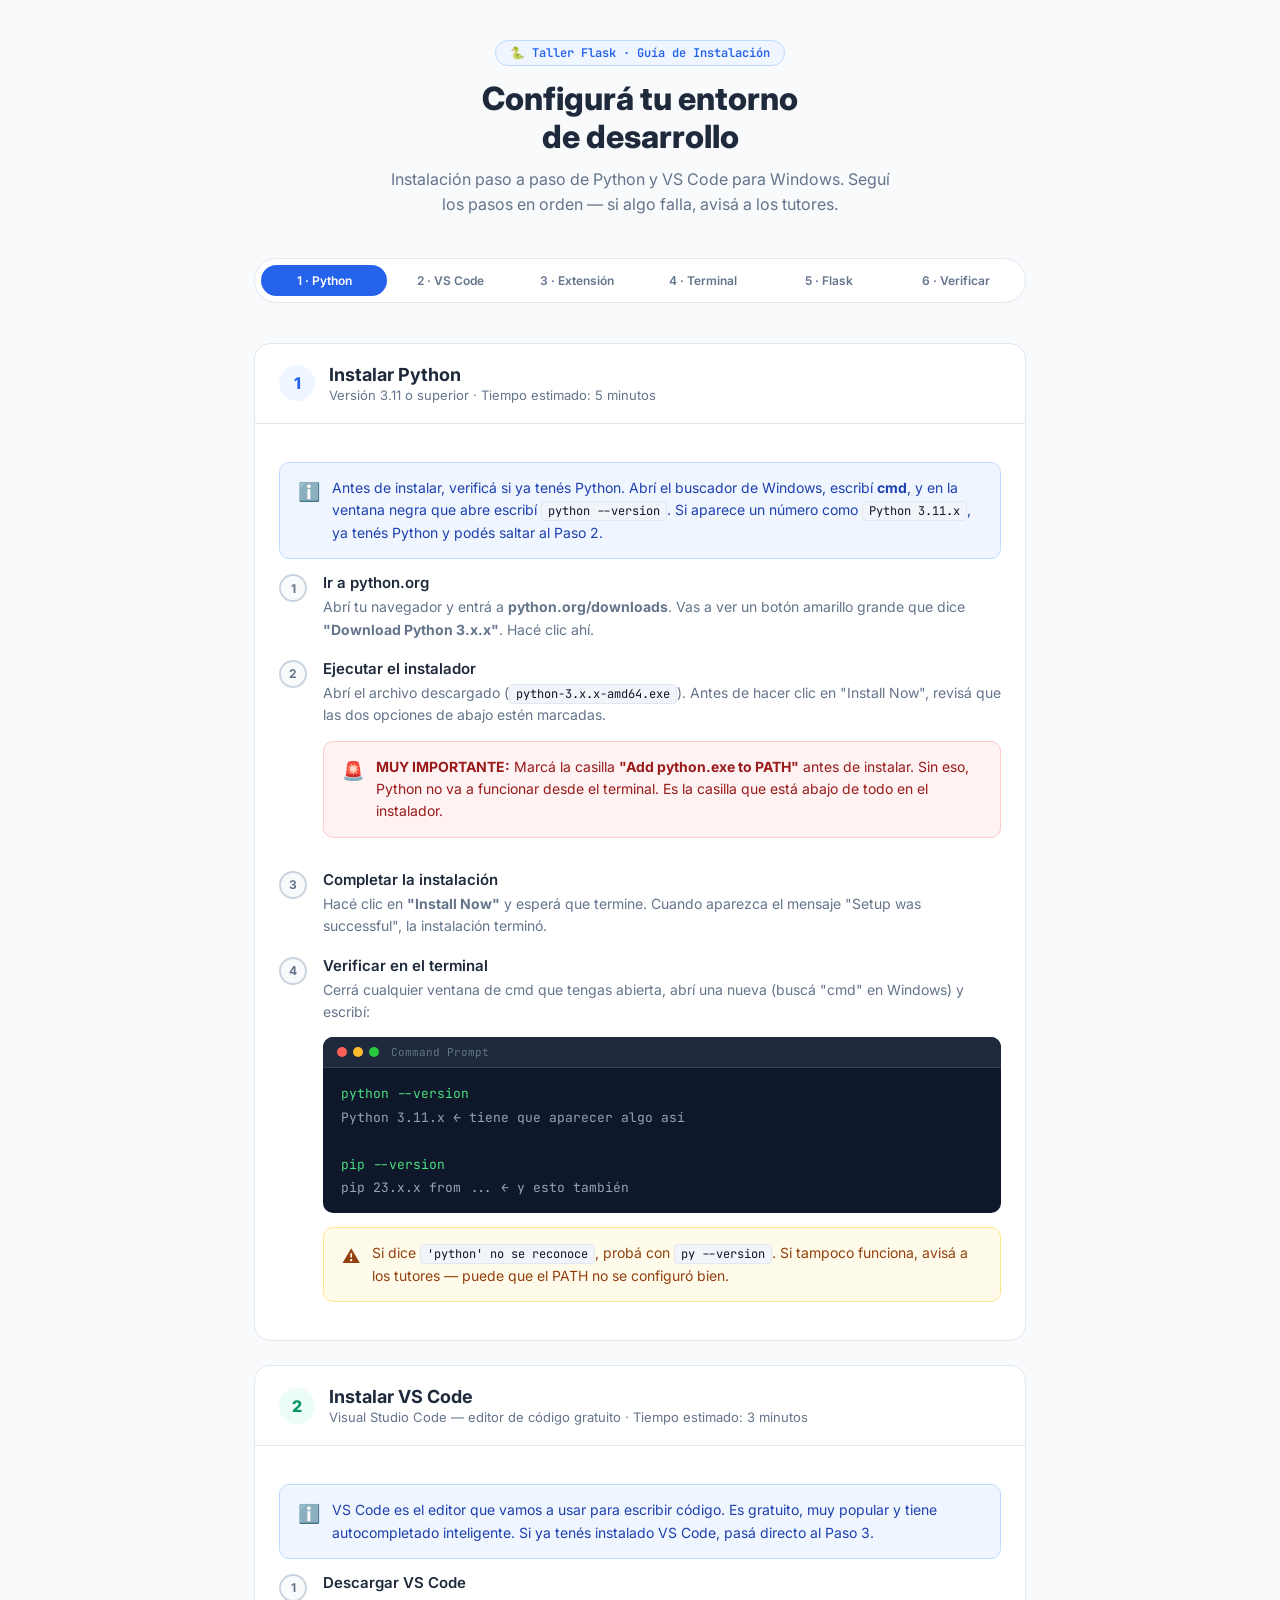
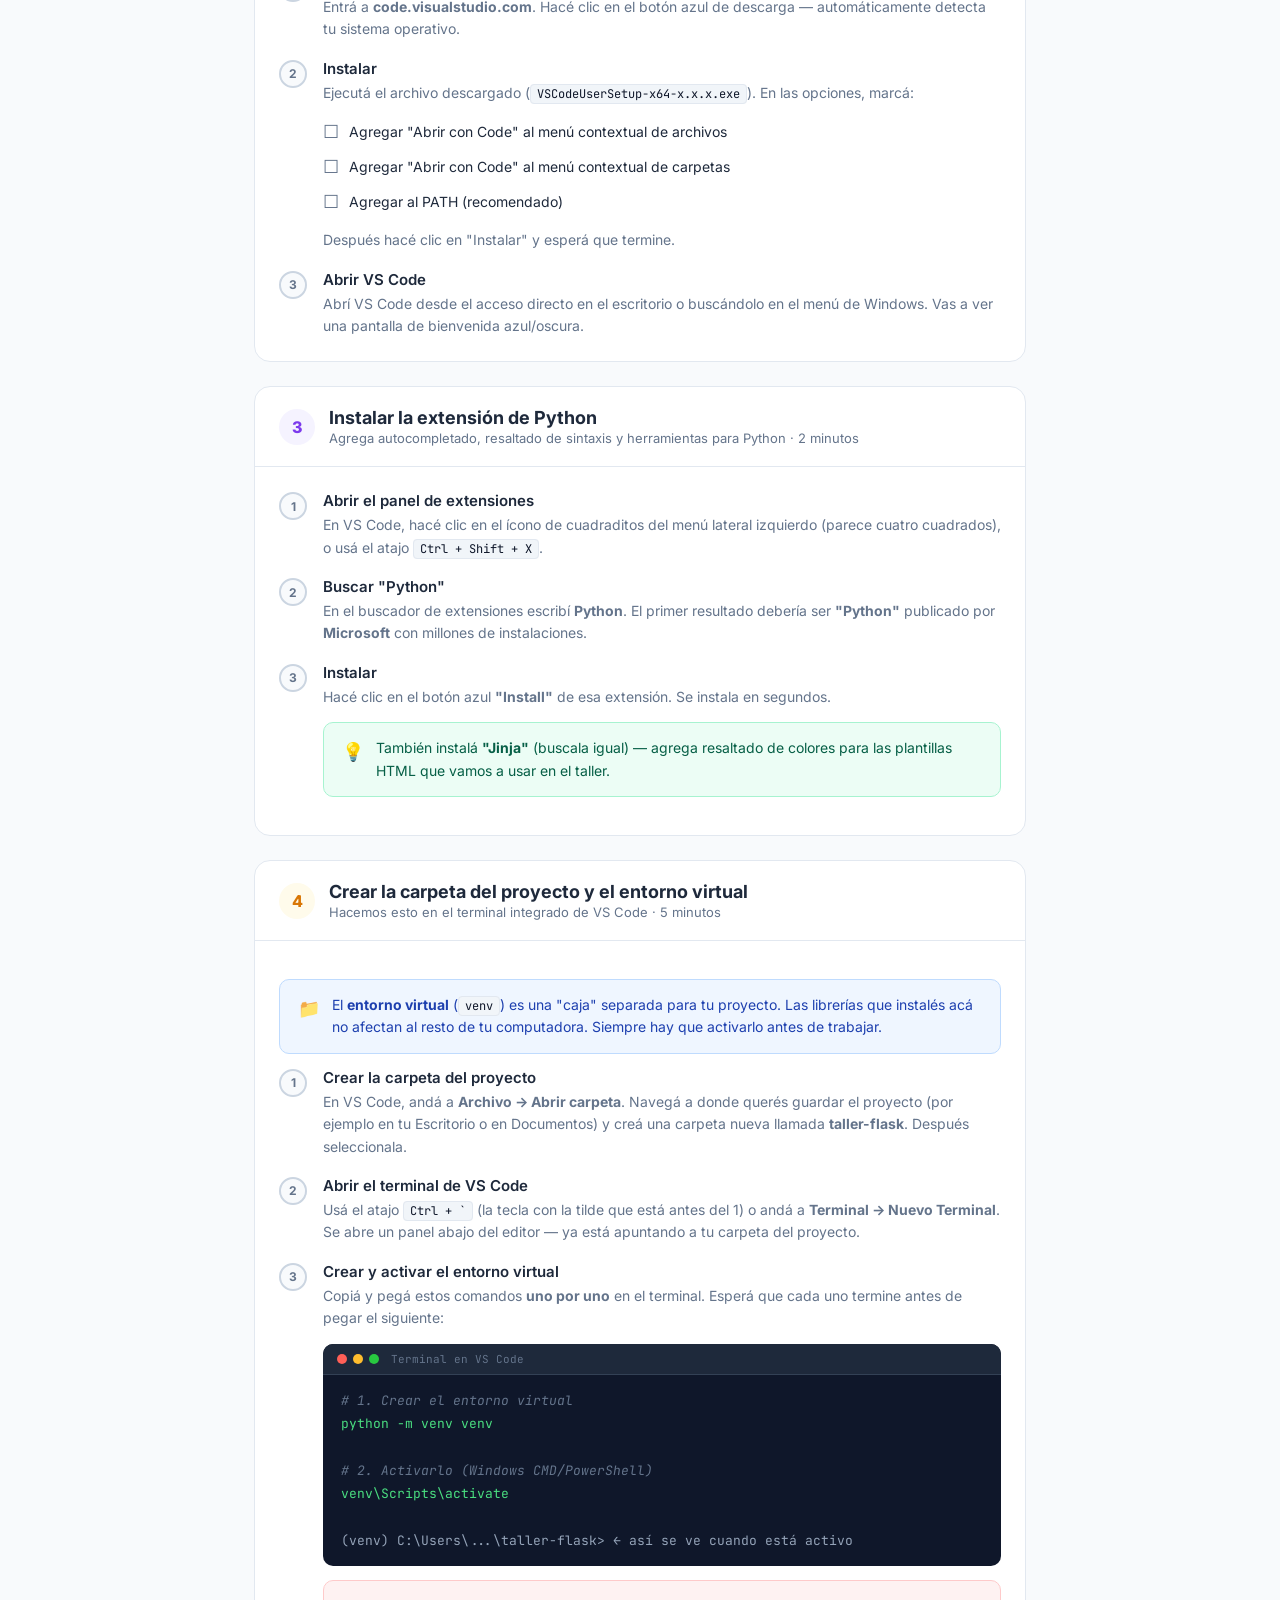
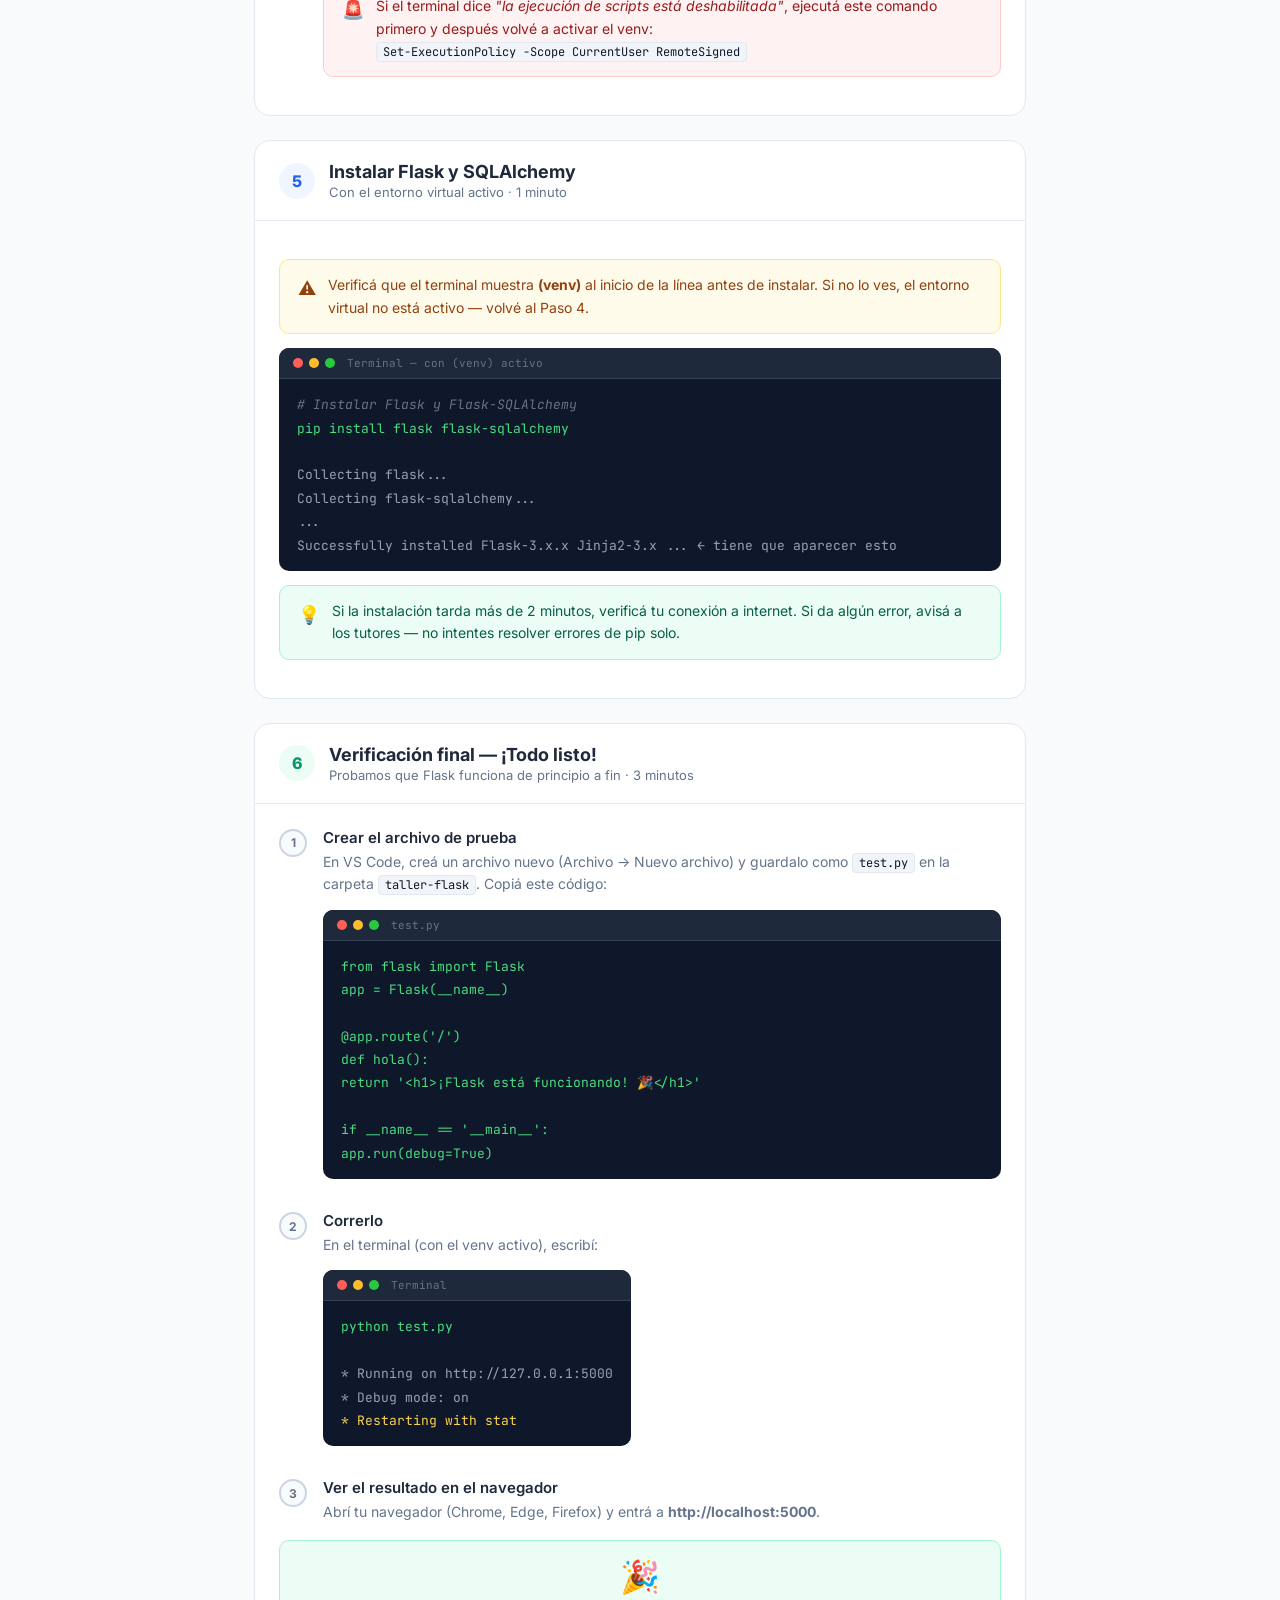
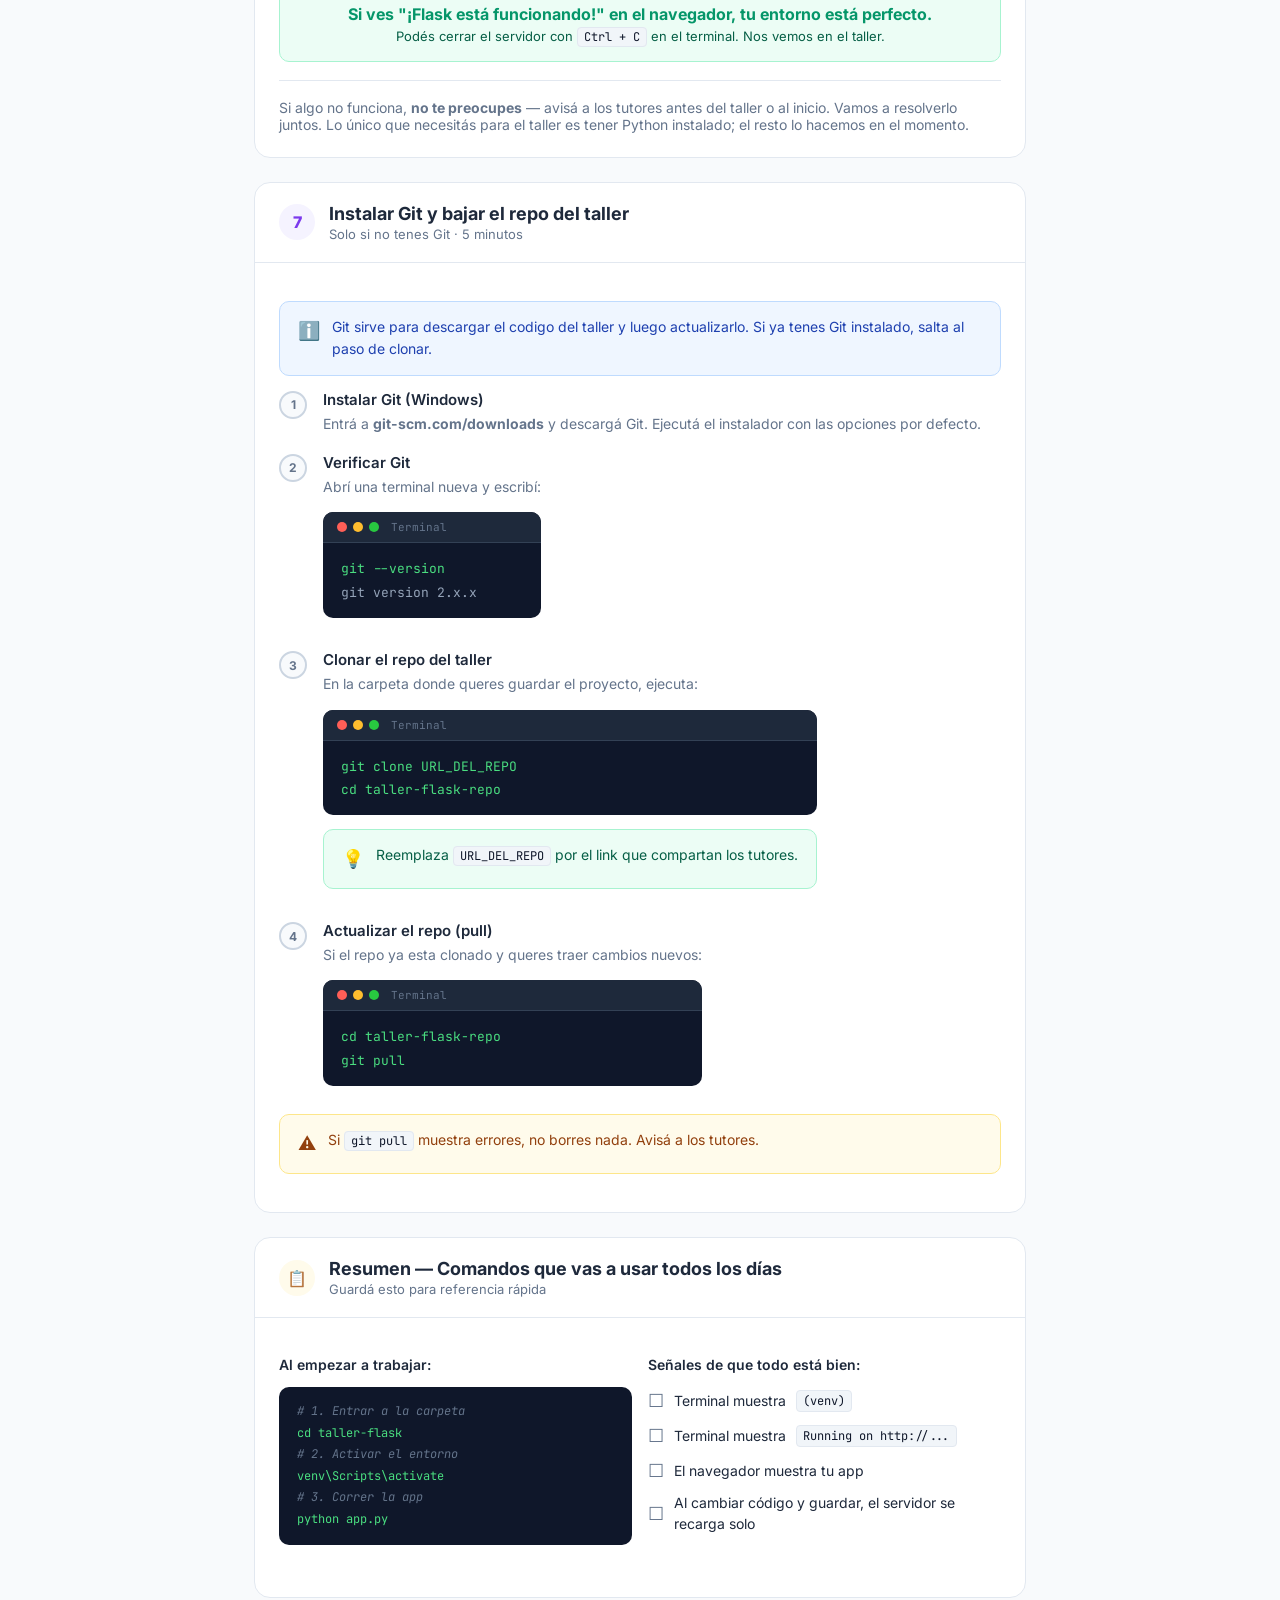
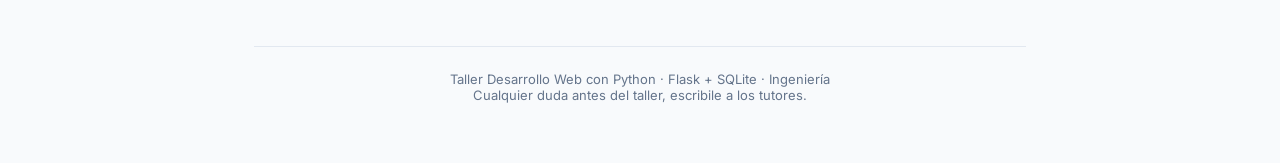
<file: guia-instalacion.html>
<!DOCTYPE html>
<html lang="es">
<head>
<meta charset="UTF-8">
<meta name="viewport" content="width=device-width, initial-scale=1.0">
<title>Guía de Instalación — Python + VS Code</title>
<link href="https://fonts.googleapis.com/css2?family=Inter:wght@400;500;600;700;800&family=JetBrains+Mono:wght@400;700&display=swap" rel="stylesheet">
<style>
*, *::before, *::after { margin:0; padding:0; box-sizing:border-box; }

:root {
  --bg:       #F8FAFC;
  --surface:  #FFFFFF;
  --border:   #E2E8F0;
  --border2:  #CBD5E1;
  --text:     #1E293B;
  --muted:    #64748B;
  --green:    #059669;
  --green-bg: #ECFDF5;
  --blue:     #2563EB;
  --blue-bg:  #EFF6FF;
  --orange:   #D97706;
  --orange-bg:#FFFBEB;
  --red:      #DC2626;
  --red-bg:   #FEF2F2;
  --purple:   #7C3AED;
  --purple-bg:#F5F3FF;
  --mono:     'JetBrains Mono', monospace;
  --sans:     'Inter', sans-serif;
}

body {
  background: var(--bg);
  color: var(--text);
  font-family: var(--sans);
  max-width: 820px;
  margin: 0 auto;
  padding: 40px 24px 60px;
}

/* ── HEADER ── */
.page-header {
  text-align: center;
  margin-bottom: 40px;
}
.page-header .badge {
  display: inline-block;
  background: var(--blue-bg);
  color: var(--blue);
  border: 1px solid #BFDBFE;
  font-size: 12px;
  font-weight: 600;
  padding: 4px 14px;
  border-radius: 20px;
  margin-bottom: 14px;
  font-family: var(--mono);
}
.page-header h1 {
  font-size: 32px;
  font-weight: 800;
  color: var(--text);
  margin-bottom: 10px;
  line-height: 1.2;
}
.page-header p {
  font-size: 16px;
  color: var(--muted);
  max-width: 520px;
  margin: 0 auto;
  line-height: 1.6;
}

/* ── PROGRESS BAR ── */
.progress-bar {
  display: flex;
  align-items: center;
  gap: 0;
  margin-bottom: 40px;
  background: var(--surface);
  border: 1px solid var(--border);
  border-radius: 50px;
  padding: 6px;
  overflow: hidden;
}
.pb-step {
  flex: 1;
  text-align: center;
  padding: 8px 4px;
  border-radius: 40px;
  font-size: 12px;
  font-weight: 600;
  color: var(--muted);
  cursor: default;
  transition: all .2s;
}
.pb-step.done {
  background: var(--green);
  color: white;
}
.pb-step.active {
  background: var(--blue);
  color: white;
}

/* ── SECTION ── */
.section {
  background: var(--surface);
  border: 1px solid var(--border);
  border-radius: 16px;
  overflow: hidden;
  margin-bottom: 24px;
}
.section-header {
  display: flex;
  align-items: center;
  gap: 14px;
  padding: 20px 24px;
  border-bottom: 1px solid var(--border);
}
.step-num {
  width: 36px;
  height: 36px;
  border-radius: 50%;
  display: flex;
  align-items: center;
  justify-content: center;
  font-weight: 800;
  font-size: 16px;
  flex-shrink: 0;
}
.step-num.blue   { background: var(--blue-bg);   color: var(--blue); }
.step-num.green  { background: var(--green-bg);  color: var(--green); }
.step-num.purple { background: var(--purple-bg); color: var(--purple); }
.step-num.orange { background: var(--orange-bg); color: var(--orange); }

.section-title {
  font-size: 18px;
  font-weight: 700;
}
.section-sub {
  font-size: 13px;
  color: var(--muted);
  margin-top: 2px;
}
.section-body {
  padding: 24px;
}

/* ── STEP LIST ── */
.steps {
  display: flex;
  flex-direction: column;
  gap: 18px;
}
.step {
  display: flex;
  gap: 16px;
  align-items: flex-start;
}
.step-icon {
  width: 28px;
  height: 28px;
  border-radius: 50%;
  background: var(--bg);
  border: 2px solid var(--border2);
  display: flex;
  align-items: center;
  justify-content: center;
  font-size: 12px;
  font-weight: 700;
  color: var(--muted);
  flex-shrink: 0;
  margin-top: 1px;
}
.step-content h4 {
  font-size: 15px;
  font-weight: 600;
  margin-bottom: 4px;
}
.step-content p {
  font-size: 14px;
  color: var(--muted);
  line-height: 1.6;
}

/* ── CODE BLOCK ── */
.code-block {
  background: #0F172A;
  border-radius: 10px;
  overflow: hidden;
  margin: 14px 0;
}
.code-bar {
  background: #1E293B;
  padding: 8px 14px;
  display: flex;
  align-items: center;
  gap: 6px;
  border-bottom: 1px solid #334155;
}
.dot { width:10px; height:10px; border-radius:50%; }
.dr { background:#FF5F57; } .dy { background:#FFBD2E; } .dg { background:#28C840; }
.code-label { font-family:var(--mono); font-size:11px; color:#64748B; margin-left:6px; }
.code-body {
  padding: 14px 18px;
  font-family: var(--mono);
  font-size: 13px;
  color: #E2E8F0;
  line-height: 1.8;
}
.code-body .cmd  { color: #4ADE80; }
.code-body .out  { color: #94A3B8; }
.code-body .note { color: #64748B; font-style: italic; }
.code-body .warn { color: #FCD34D; }

/* ── CALLOUT ── */
.callout {
  border-radius: 10px;
  padding: 14px 18px;
  display: flex;
  gap: 12px;
  align-items: flex-start;
  margin: 14px 0;
  font-size: 14px;
  line-height: 1.6;
}
.callout-icon { font-size: 18px; flex-shrink: 0; margin-top: 1px; }
.callout.tip    { background: var(--green-bg);  border: 1px solid #A7F3D0; color: #065F46; }
.callout.warn   { background: var(--orange-bg); border: 1px solid #FDE68A; color: #92400E; }
.callout.info   { background: var(--blue-bg);   border: 1px solid #BFDBFE; color: #1E40AF; }
.callout.danger { background: var(--red-bg);    border: 1px solid #FECACA; color: #991B1B; }

/* ── INLINE CODE ── */
code {
  font-family: var(--mono);
  font-size: 12px;
  background: #F1F5F9;
  border: 1px solid var(--border);
  padding: 1px 6px;
  border-radius: 4px;
  color: #0F172A;
}

/* ── CHECK LIST ── */
.checklist {
  list-style: none;
  display: flex;
  flex-direction: column;
  gap: 8px;
  margin: 14px 0;
}
.checklist li {
  display: flex;
  align-items: center;
  gap: 10px;
  font-size: 14px;
  line-height: 1.5;
}
.checklist li::before {
  content: '☐';
  font-size: 18px;
  flex-shrink: 0;
  color: var(--muted);
}

/* ── DIVIDER ── */
.div { height:1px; background:var(--border); margin:18px 0; }

/* ── OS TOGGLE ── */
.os-toggle {
  display: flex;
  gap: 8px;
  margin-bottom: 18px;
}
.os-btn {
  padding: 7px 18px;
  border-radius: 8px;
  font-size: 13px;
  font-weight: 600;
  cursor: pointer;
  border: 1px solid var(--border2);
  background: white;
  color: var(--muted);
  font-family: var(--sans);
  transition: all .2s;
}
.os-btn.active {
  background: var(--blue);
  color: white;
  border-color: var(--blue);
}

/* ── TWO-COL ── */
.two-col {
  display: grid;
  grid-template-columns: 1fr 1fr;
  gap: 16px;
  margin: 14px 0;
}

/* ── RESULT BOX ── */
.result-box {
  background: var(--green-bg);
  border: 1px solid #A7F3D0;
  border-radius: 10px;
  padding: 16px 20px;
  text-align: center;
  margin-top: 16px;
}
.result-box .emoji { font-size: 32px; display:block; margin-bottom:8px; }
.result-box h3 { color: var(--green); font-size: 16px; margin-bottom: 4px; }
.result-box p  { color: #065F46; font-size: 13px; }

/* ── FOOTER ── */
.page-footer {
  text-align: center;
  margin-top: 48px;
  padding-top: 24px;
  border-top: 1px solid var(--border);
  font-size: 13px;
  color: var(--muted);
}

@media print {
  @page { margin: 15mm; }
  .page-header .badge, .os-toggle { display: none; }
  .section { break-inside: avoid; }
}
</style>
</head>
<body>

<div class="page-header">
  <div class="badge">🐍 Taller Flask · Guía de Instalación</div>
  <h1>Configurá tu entorno<br>de desarrollo</h1>
  <p>Instalación paso a paso de Python y VS Code para Windows. Seguí los pasos en orden — si algo falla, avisá a los tutores.</p>
</div>

<!-- ── PROGRESS ── -->
<div class="progress-bar">
  <div class="pb-step active">1 · Python</div>
  <div class="pb-step">2 · VS Code</div>
  <div class="pb-step">3 · Extensión</div>
  <div class="pb-step">4 · Terminal</div>
  <div class="pb-step">5 · Flask</div>
  <div class="pb-step">6 · Verificar</div>
</div>

<!-- ═══════════════════════════════ -->
<!-- PASO 1 — PYTHON                -->
<!-- ═══════════════════════════════ -->
<div class="section">
  <div class="section-header">
    <div class="step-num blue">1</div>
    <div>
      <div class="section-title">Instalar Python</div>
      <div class="section-sub">Versión 3.11 o superior · Tiempo estimado: 5 minutos</div>
    </div>
  </div>
  <div class="section-body">

    <div class="callout info">
      <span class="callout-icon">ℹ️</span>
      <span>Antes de instalar, verificá si ya tenés Python. Abrí el buscador de Windows, escribí <strong>cmd</strong>, y en la ventana negra que abre escribí <code>python --version</code>. Si aparece un número como <code>Python 3.11.x</code>, ya tenés Python y podés saltar al Paso 2.</span>
    </div>

    <div class="steps">
      <div class="step">
        <div class="step-icon">1</div>
        <div class="step-content">
          <h4>Ir a python.org</h4>
          <p>Abrí tu navegador y entrá a <strong>python.org/downloads</strong>. Vas a ver un botón amarillo grande que dice <strong>"Download Python 3.x.x"</strong>. Hacé clic ahí.</p>
        </div>
      </div>

      <div class="step">
        <div class="step-icon">2</div>
        <div class="step-content">
          <h4>Ejecutar el instalador</h4>
          <p>Abrí el archivo descargado (<code>python-3.x.x-amd64.exe</code>). Antes de hacer clic en "Install Now", revisá que las dos opciones de abajo estén marcadas.</p>
          <div class="callout danger">
            <span class="callout-icon">🚨</span>
            <span><strong>MUY IMPORTANTE:</strong> Marcá la casilla <strong>"Add python.exe to PATH"</strong> antes de instalar. Sin eso, Python no va a funcionar desde el terminal. Es la casilla que está abajo de todo en el instalador.</span>
          </div>
        </div>
      </div>

      <div class="step">
        <div class="step-icon">3</div>
        <div class="step-content">
          <h4>Completar la instalación</h4>
          <p>Hacé clic en <strong>"Install Now"</strong> y esperá que termine. Cuando aparezca el mensaje "Setup was successful", la instalación terminó.</p>
        </div>
      </div>

      <div class="step">
        <div class="step-icon">4</div>
        <div class="step-content">
          <h4>Verificar en el terminal</h4>
          <p>Cerrá cualquier ventana de cmd que tengas abierta, abrí una nueva (buscá "cmd" en Windows) y escribí:</p>
          <div class="code-block">
            <div class="code-bar"><div class="dot dr"></div><div class="dot dy"></div><div class="dot dg"></div><span class="code-label">Command Prompt</span></div>
            <div class="code-body">
              <span class="cmd">python --version</span><br>
              <span class="out">Python 3.11.x  ← tiene que aparecer algo así</span><br>
              <br>
              <span class="cmd">pip --version</span><br>
              <span class="out">pip 23.x.x from ...  ← y esto también</span>
            </div>
          </div>
          <div class="callout warn">
            <span class="callout-icon">⚠️</span>
            <span>Si dice <code>'python' no se reconoce</code>, probá con <code>py --version</code>. Si tampoco funciona, avisá a los tutores — puede que el PATH no se configuró bien.</span>
          </div>
        </div>
      </div>
    </div>

  </div>
</div>

<!-- ═══════════════════════════════ -->
<!-- PASO 2 — VS CODE               -->
<!-- ═══════════════════════════════ -->
<div class="section">
  <div class="section-header">
    <div class="step-num green">2</div>
    <div>
      <div class="section-title">Instalar VS Code</div>
      <div class="section-sub">Visual Studio Code — editor de código gratuito · Tiempo estimado: 3 minutos</div>
    </div>
  </div>
  <div class="section-body">

    <div class="callout info">
      <span class="callout-icon">ℹ️</span>
      <span>VS Code es el editor que vamos a usar para escribir código. Es gratuito, muy popular y tiene autocompletado inteligente. Si ya tenés instalado VS Code, pasá directo al Paso 3.</span>
    </div>

    <div class="steps">
      <div class="step">
        <div class="step-icon">1</div>
        <div class="step-content">
          <h4>Descargar VS Code</h4>
          <p>Entrá a <strong>code.visualstudio.com</strong>. Hacé clic en el botón azul de descarga — automáticamente detecta tu sistema operativo.</p>
        </div>
      </div>

      <div class="step">
        <div class="step-icon">2</div>
        <div class="step-content">
          <h4>Instalar</h4>
          <p>Ejecutá el archivo descargado (<code>VSCodeUserSetup-x64-x.x.x.exe</code>). En las opciones, marcá:</p>
          <ul class="checklist">
            <li>Agregar "Abrir con Code" al menú contextual de archivos</li>
            <li>Agregar "Abrir con Code" al menú contextual de carpetas</li>
            <li>Agregar al PATH (recomendado)</li>
          </ul>
          <p>Después hacé clic en "Instalar" y esperá que termine.</p>
        </div>
      </div>

      <div class="step">
        <div class="step-icon">3</div>
        <div class="step-content">
          <h4>Abrir VS Code</h4>
          <p>Abrí VS Code desde el acceso directo en el escritorio o buscándolo en el menú de Windows. Vas a ver una pantalla de bienvenida azul/oscura.</p>
        </div>
      </div>
    </div>

  </div>
</div>

<!-- ═══════════════════════════════ -->
<!-- PASO 3 — EXTENSIÓN PYTHON      -->
<!-- ═══════════════════════════════ -->
<div class="section">
  <div class="section-header">
    <div class="step-num purple">3</div>
    <div>
      <div class="section-title">Instalar la extensión de Python</div>
      <div class="section-sub">Agrega autocompletado, resaltado de sintaxis y herramientas para Python · 2 minutos</div>
    </div>
  </div>
  <div class="section-body">

    <div class="steps">
      <div class="step">
        <div class="step-icon">1</div>
        <div class="step-content">
          <h4>Abrir el panel de extensiones</h4>
          <p>En VS Code, hacé clic en el ícono de cuadraditos del menú lateral izquierdo (parece cuatro cuadrados), o usá el atajo <code>Ctrl + Shift + X</code>.</p>
        </div>
      </div>

      <div class="step">
        <div class="step-icon">2</div>
        <div class="step-content">
          <h4>Buscar "Python"</h4>
          <p>En el buscador de extensiones escribí <strong>Python</strong>. El primer resultado debería ser <strong>"Python"</strong> publicado por <strong>Microsoft</strong> con millones de instalaciones.</p>
        </div>
      </div>

      <div class="step">
        <div class="step-icon">3</div>
        <div class="step-content">
          <h4>Instalar</h4>
          <p>Hacé clic en el botón azul <strong>"Install"</strong> de esa extensión. Se instala en segundos.</p>
          <div class="callout tip">
            <span class="callout-icon">💡</span>
            <span>También instalá <strong>"Jinja"</strong> (buscala igual) — agrega resaltado de colores para las plantillas HTML que vamos a usar en el taller.</span>
          </div>
        </div>
      </div>
    </div>

  </div>
</div>

<!-- ═══════════════════════════════ -->
<!-- PASO 4 — CREAR PROYECTO        -->
<!-- ═══════════════════════════════ -->
<div class="section">
  <div class="section-header">
    <div class="step-num orange">4</div>
    <div>
      <div class="section-title">Crear la carpeta del proyecto y el entorno virtual</div>
      <div class="section-sub">Hacemos esto en el terminal integrado de VS Code · 5 minutos</div>
    </div>
  </div>
  <div class="section-body">

    <div class="callout info">
      <span class="callout-icon">📁</span>
      <span>El <strong>entorno virtual</strong> (<code>venv</code>) es una "caja" separada para tu proyecto. Las librerías que instalés acá no afectan al resto de tu computadora. Siempre hay que activarlo antes de trabajar.</span>
    </div>

    <div class="steps">
      <div class="step">
        <div class="step-icon">1</div>
        <div class="step-content">
          <h4>Crear la carpeta del proyecto</h4>
          <p>En VS Code, andá a <strong>Archivo → Abrir carpeta</strong>. Navegá a donde querés guardar el proyecto (por ejemplo en tu Escritorio o en Documentos) y creá una carpeta nueva llamada <strong>taller-flask</strong>. Después seleccionala.</p>
        </div>
      </div>

      <div class="step">
        <div class="step-icon">2</div>
        <div class="step-content">
          <h4>Abrir el terminal de VS Code</h4>
          <p>Usá el atajo <code>Ctrl + `</code> (la tecla con la tilde que está antes del 1) o andá a <strong>Terminal → Nuevo Terminal</strong>. Se abre un panel abajo del editor — ya está apuntando a tu carpeta del proyecto.</p>
        </div>
      </div>

      <div class="step">
        <div class="step-icon">3</div>
        <div class="step-content">
          <h4>Crear y activar el entorno virtual</h4>
          <p>Copiá y pegá estos comandos <strong>uno por uno</strong> en el terminal. Esperá que cada uno termine antes de pegar el siguiente:</p>
          <div class="code-block">
            <div class="code-bar"><div class="dot dr"></div><div class="dot dy"></div><div class="dot dg"></div><span class="code-label">Terminal en VS Code</span></div>
            <div class="code-body">
              <span class="note"># 1. Crear el entorno virtual</span><br>
              <span class="cmd">python -m venv venv</span><br>
              <br>
              <span class="note"># 2. Activarlo (Windows CMD/PowerShell)</span><br>
              <span class="cmd">venv\Scripts\activate</span><br>
              <br>
              <span class="out">(venv) C:\Users\...\taller-flask>  ← así se ve cuando está activo</span>
            </div>
          </div>
          <div class="callout danger">
            <span class="callout-icon">🚨</span>
            <span>Si el terminal dice <em>"la ejecución de scripts está deshabilitada"</em>, ejecutá este comando primero y después volvé a activar el venv:<br><code>Set-ExecutionPolicy -Scope CurrentUser RemoteSigned</code></span>
          </div>
        </div>
      </div>

    </div>

  </div>
</div>

<!-- ═══════════════════════════════ -->
<!-- PASO 5 — INSTALAR FLASK        -->
<!-- ═══════════════════════════════ -->
<div class="section">
  <div class="section-header">
    <div class="step-num blue">5</div>
    <div>
      <div class="section-title">Instalar Flask y SQLAlchemy</div>
      <div class="section-sub">Con el entorno virtual activo · 1 minuto</div>
    </div>
  </div>
  <div class="section-body">

    <div class="callout warn">
      <span class="callout-icon">⚠️</span>
      <span>Verificá que el terminal muestra <strong>(venv)</strong> al inicio de la línea antes de instalar. Si no lo ves, el entorno virtual no está activo — volvé al Paso 4.</span>
    </div>

    <div class="code-block">
      <div class="code-bar"><div class="dot dr"></div><div class="dot dy"></div><div class="dot dg"></div><span class="code-label">Terminal — con (venv) activo</span></div>
      <div class="code-body">
        <span class="note"># Instalar Flask y Flask-SQLAlchemy</span><br>
        <span class="cmd">pip install flask flask-sqlalchemy</span><br>
        <br>
        <span class="out">Collecting flask...</span><br>
        <span class="out">Collecting flask-sqlalchemy...</span><br>
        <span class="out">...</span><br>
        <span class="out">Successfully installed Flask-3.x.x Jinja2-3.x ... ← tiene que aparecer esto</span>
      </div>
    </div>

    <div class="callout tip">
      <span class="callout-icon">💡</span>
      <span>Si la instalación tarda más de 2 minutos, verificá tu conexión a internet. Si da algún error, avisá a los tutores — no intentes resolver errores de pip solo.</span>
    </div>

  </div>
</div>

<!-- ═══════════════════════════════ -->
<!-- PASO 6 — VERIFICACIÓN FINAL    -->
<!-- ═══════════════════════════════ -->
<div class="section">
  <div class="section-header">
    <div class="step-num green">6</div>
    <div>
      <div class="section-title">Verificación final — ¡Todo listo!</div>
      <div class="section-sub">Probamos que Flask funciona de principio a fin · 3 minutos</div>
    </div>
  </div>
  <div class="section-body">

    <div class="steps">
      <div class="step">
        <div class="step-icon">1</div>
        <div class="step-content">
          <h4>Crear el archivo de prueba</h4>
          <p>En VS Code, creá un archivo nuevo (Archivo → Nuevo archivo) y guardalo como <code>test.py</code> en la carpeta <code>taller-flask</code>. Copiá este código:</p>
          <div class="code-block">
            <div class="code-bar"><div class="dot dr"></div><div class="dot dy"></div><div class="dot dg"></div><span class="code-label">test.py</span></div>
            <div class="code-body">
              <span class="cmd">from flask import Flask</span><br>
              <span class="cmd">app = Flask(__name__)</span><br>
              <br>
              <span class="cmd">@app.route('/')</span><br>
              <span class="cmd">def hola():</span><br>
              <span class="cmd">    return '&lt;h1&gt;¡Flask está funcionando! 🎉&lt;/h1&gt;'</span><br>
              <br>
              <span class="cmd">if __name__ == '__main__':</span><br>
              <span class="cmd">    app.run(debug=True)</span>
            </div>
          </div>
        </div>
      </div>

      <div class="step">
        <div class="step-icon">2</div>
        <div class="step-content">
          <h4>Correrlo</h4>
          <p>En el terminal (con el venv activo), escribí:</p>
          <div class="code-block">
            <div class="code-bar"><div class="dot dr"></div><div class="dot dy"></div><div class="dot dg"></div><span class="code-label">Terminal</span></div>
            <div class="code-body">
              <span class="cmd">python test.py</span><br>
              <br>
              <span class="out"> * Running on http://127.0.0.1:5000</span><br>
              <span class="out"> * Debug mode: on</span><br>
              <span class="warn"> * Restarting with stat</span>
            </div>
          </div>
        </div>
      </div>

      <div class="step">
        <div class="step-icon">3</div>
        <div class="step-content">
          <h4>Ver el resultado en el navegador</h4>
          <p>Abrí tu navegador (Chrome, Edge, Firefox) y entrá a <strong>http://localhost:5000</strong>.</p>
        </div>
      </div>
    </div>

    <div class="result-box">
      <span class="emoji">🎉</span>
      <h3>Si ves "¡Flask está funcionando!" en el navegador, tu entorno está perfecto.</h3>
      <p>Podés cerrar el servidor con <code>Ctrl + C</code> en el terminal. Nos vemos en el taller.</p>
    </div>

    <div class="div"></div>

    <p style="font-size:14px;color:var(--muted);">Si algo no funciona, <strong>no te preocupes</strong> — avisá a los tutores antes del taller o al inicio. Vamos a resolverlo juntos. Lo único que necesitás para el taller es tener Python instalado; el resto lo hacemos en el momento.</p>

  </div>
</div>

<!-- ═══════════════════════════════ -->
<!-- PASO 7 — GIT Y REPO            -->
<!-- ═══════════════════════════════ -->
<div class="section">
  <div class="section-header">
    <div class="step-num purple">7</div>
    <div>
      <div class="section-title">Instalar Git y bajar el repo del taller</div>
      <div class="section-sub">Solo si no tenes Git · 5 minutos</div>
    </div>
  </div>
  <div class="section-body">

    <div class="callout info">
      <span class="callout-icon">ℹ️</span>
      <span>Git sirve para descargar el codigo del taller y luego actualizarlo. Si ya tenes Git instalado, salta al paso de clonar.</span>
    </div>

    <div class="steps">
      <div class="step">
        <div class="step-icon">1</div>
        <div class="step-content">
          <h4>Instalar Git (Windows)</h4>
          <p>Entrá a <strong>git-scm.com/downloads</strong> y descargá Git. Ejecutá el instalador con las opciones por defecto.</p>
        </div>
      </div>

      <div class="step">
        <div class="step-icon">2</div>
        <div class="step-content">
          <h4>Verificar Git</h4>
          <p>Abrí una terminal nueva y escribí:</p>
          <div class="code-block">
            <div class="code-bar"><div class="dot dr"></div><div class="dot dy"></div><div class="dot dg"></div><span class="code-label">Terminal</span></div>
            <div class="code-body">
              <span class="cmd">git --version</span><br>
              <span class="out">git version 2.x.x</span>
            </div>
          </div>
        </div>
      </div>

      <div class="step">
        <div class="step-icon">3</div>
        <div class="step-content">
          <h4>Clonar el repo del taller</h4>
          <p>En la carpeta donde queres guardar el proyecto, ejecuta:</p>
          <div class="code-block">
            <div class="code-bar"><div class="dot dr"></div><div class="dot dy"></div><div class="dot dg"></div><span class="code-label">Terminal</span></div>
            <div class="code-body">
              <span class="cmd">git clone URL_DEL_REPO</span><br>
              <span class="cmd">cd taller-flask-repo</span>
            </div>
          </div>
          <div class="callout tip">
            <span class="callout-icon">💡</span>
            <span>Reemplaza <code>URL_DEL_REPO</code> por el link que compartan los tutores.</span>
          </div>
        </div>
      </div>

      <div class="step">
        <div class="step-icon">4</div>
        <div class="step-content">
          <h4>Actualizar el repo (pull)</h4>
          <p>Si el repo ya esta clonado y queres traer cambios nuevos:</p>
          <div class="code-block">
            <div class="code-bar"><div class="dot dr"></div><div class="dot dy"></div><div class="dot dg"></div><span class="code-label">Terminal</span></div>
            <div class="code-body">
              <span class="cmd">cd taller-flask-repo</span><br>
              <span class="cmd">git pull</span>
            </div>
          </div>
        </div>
      </div>
    </div>

    <div class="callout warn">
      <span class="callout-icon">⚠️</span>
      <span>Si <code>git pull</code> muestra errores, no borres nada. Avisá a los tutores.</span>
    </div>

  </div>
</div>

<!-- ── RESUMEN RÁPIDO ── -->
<div class="section">
  <div class="section-header">
    <div class="step-num orange">📋</div>
    <div>
      <div class="section-title">Resumen — Comandos que vas a usar todos los días</div>
      <div class="section-sub">Guardá esto para referencia rápida</div>
    </div>
  </div>
  <div class="section-body">
    <div class="two-col">
      <div>
        <p style="font-weight:600;margin-bottom:10px;font-size:14px;">Al empezar a trabajar:</p>
        <div class="code-block">
          <div class="code-body" style="font-size:12px;">
            <span class="note"># 1. Entrar a la carpeta</span><br>
            <span class="cmd">cd taller-flask</span><br>
            <span class="note"># 2. Activar el entorno</span><br>
            <span class="cmd">venv\Scripts\activate</span><br>
            <span class="note"># 3. Correr la app</span><br>
            <span class="cmd">python app.py</span>
          </div>
        </div>
      </div>
      <div>
        <p style="font-weight:600;margin-bottom:10px;font-size:14px;">Señales de que todo está bien:</p>
        <ul class="checklist">
          <li>Terminal muestra <code>(venv)</code></li>
          <li>Terminal muestra <code>Running on http://...</code></li>
          <li>El navegador muestra tu app</li>
          <li>Al cambiar código y guardar, el servidor se recarga solo</li>
        </ul>
      </div>
    </div>
  </div>
</div>

<div class="page-footer">
  Taller Desarrollo Web con Python · Flask + SQLite · Ingeniería<br>
  Cualquier duda antes del taller, escribile a los tutores.
</div>

</body>
</html>
</file>
